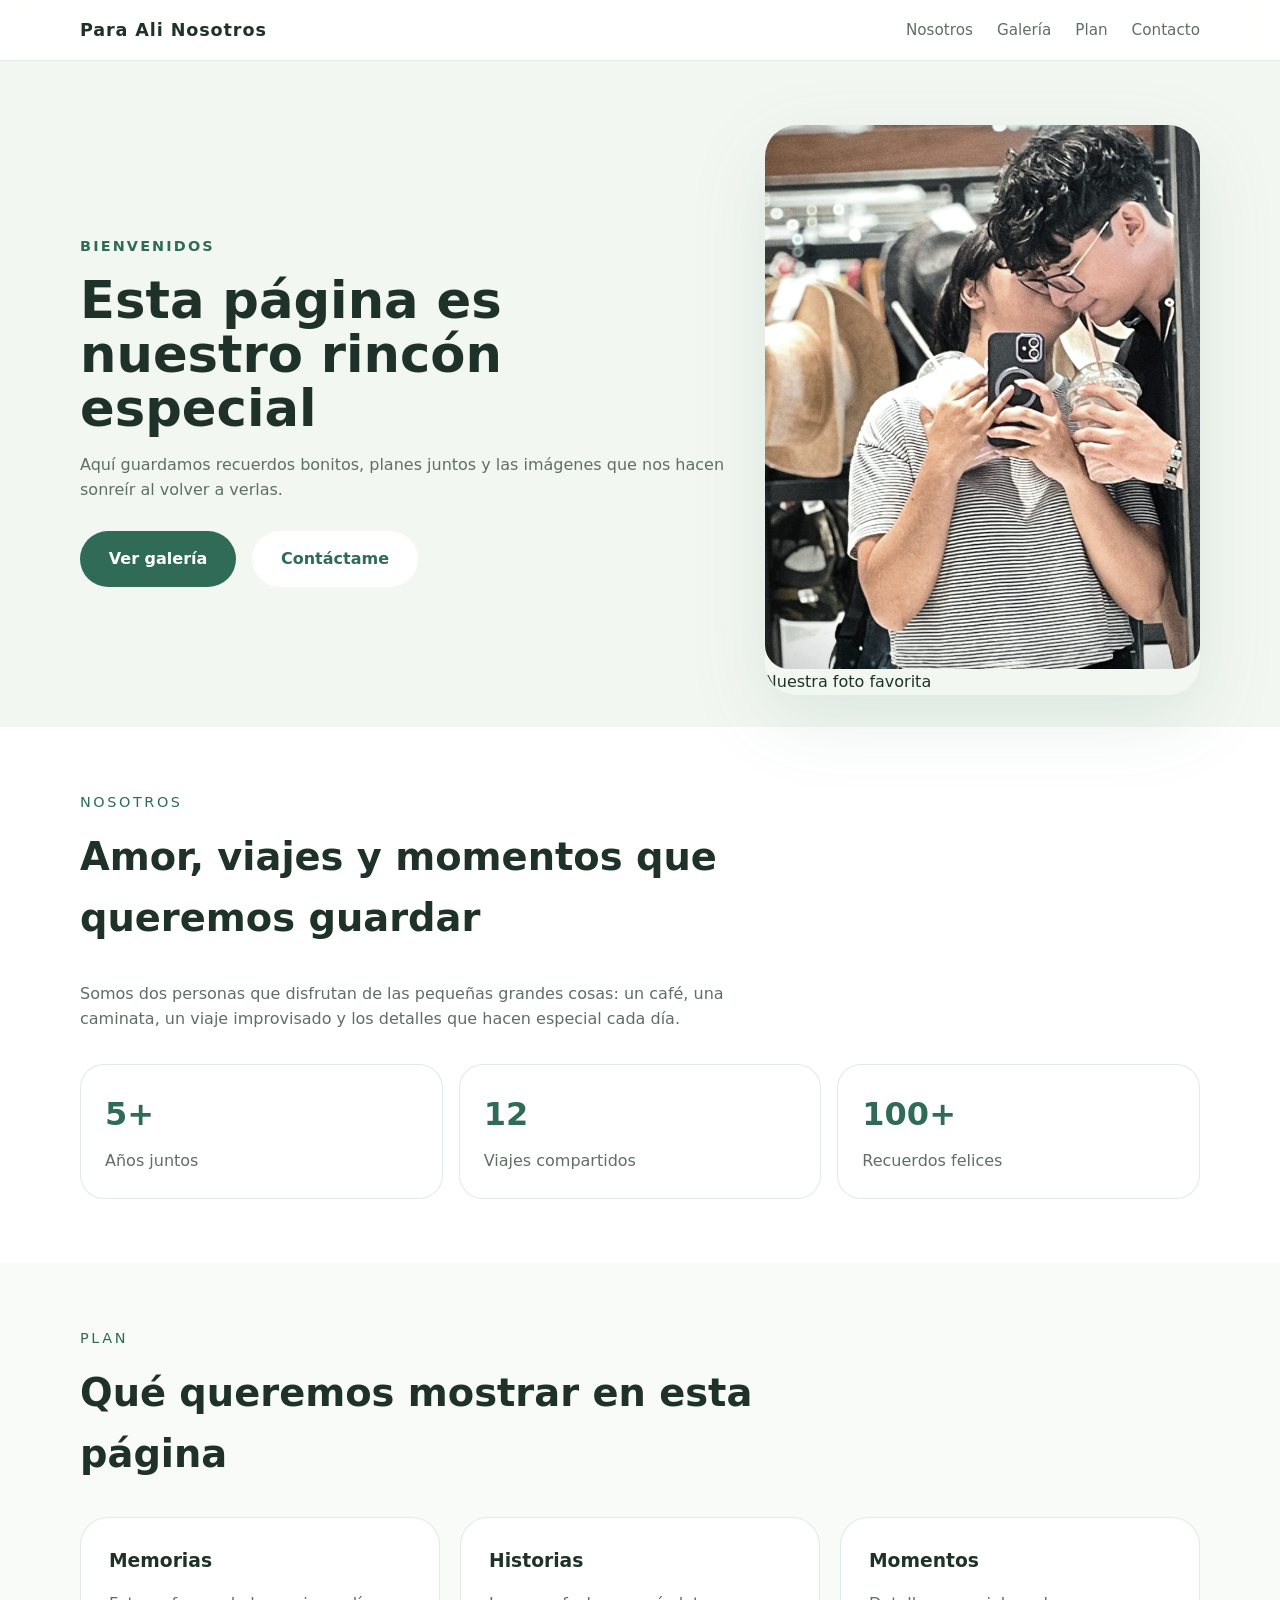
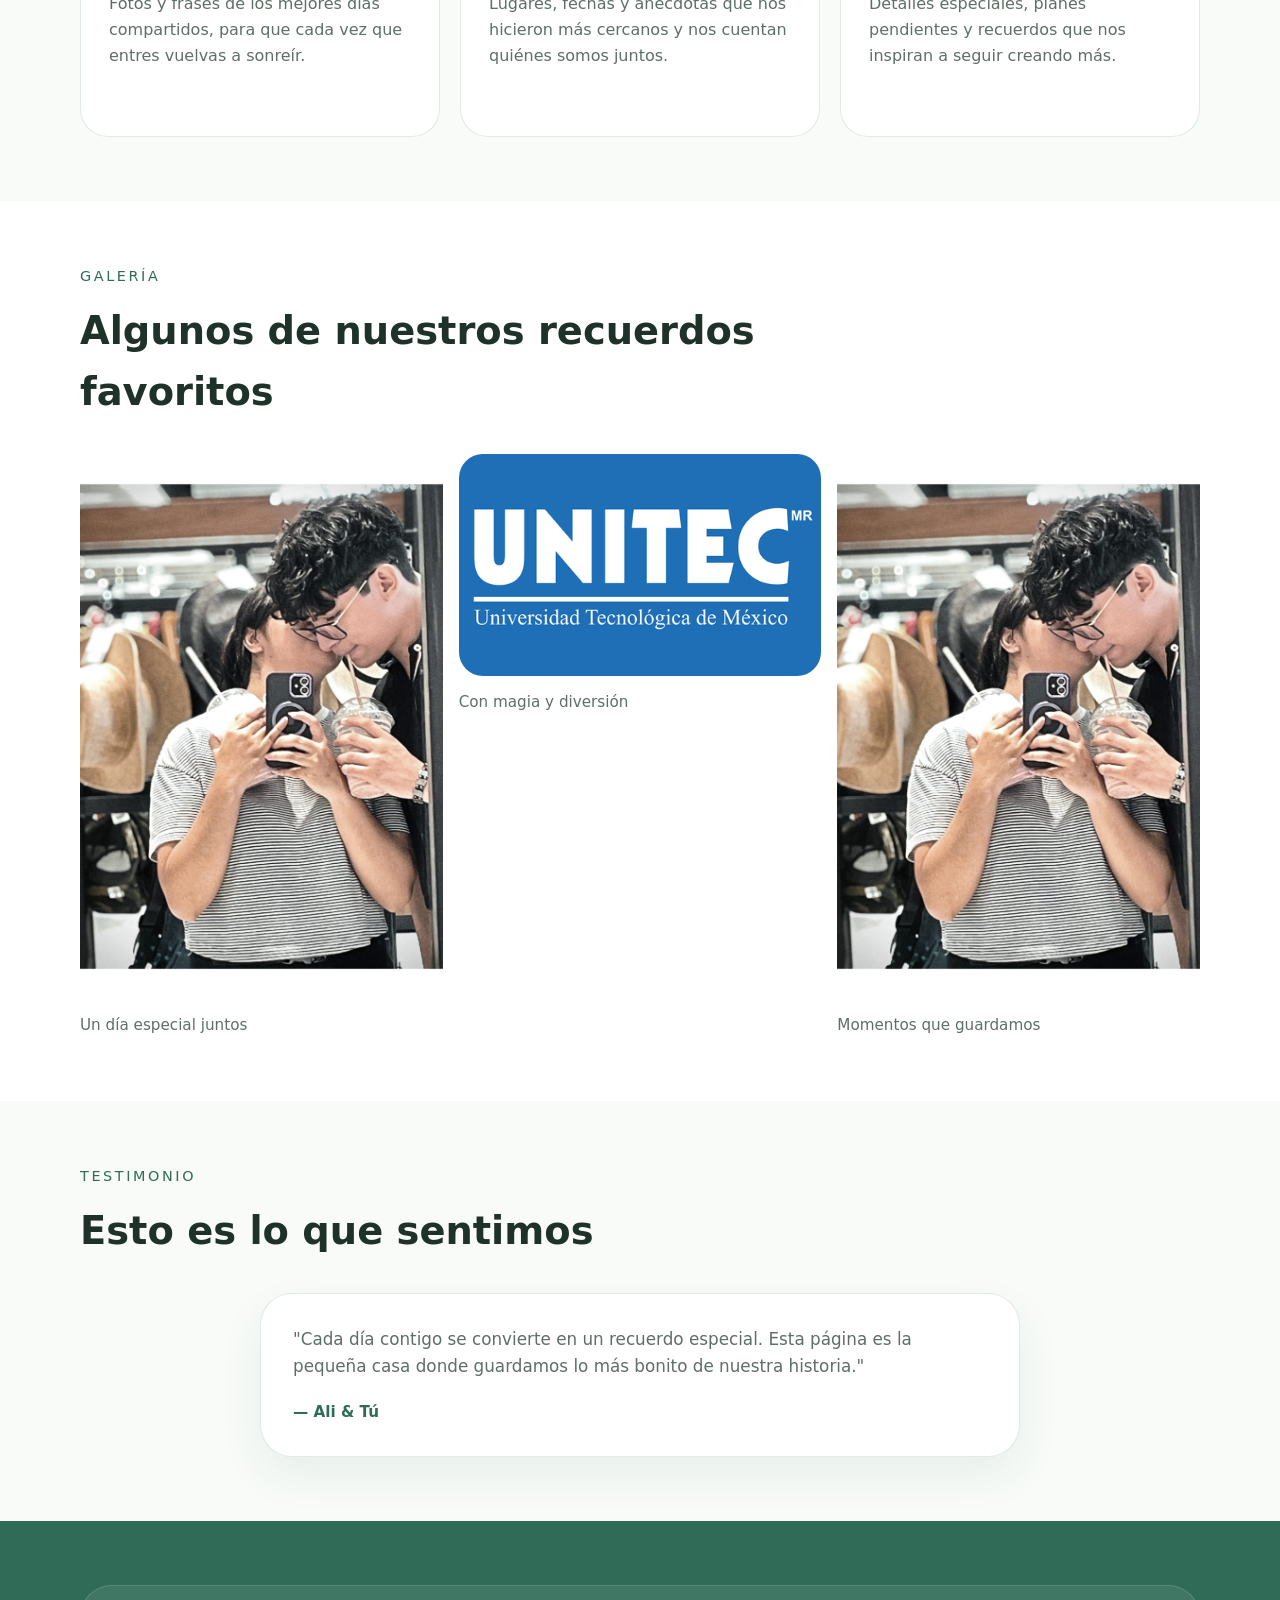
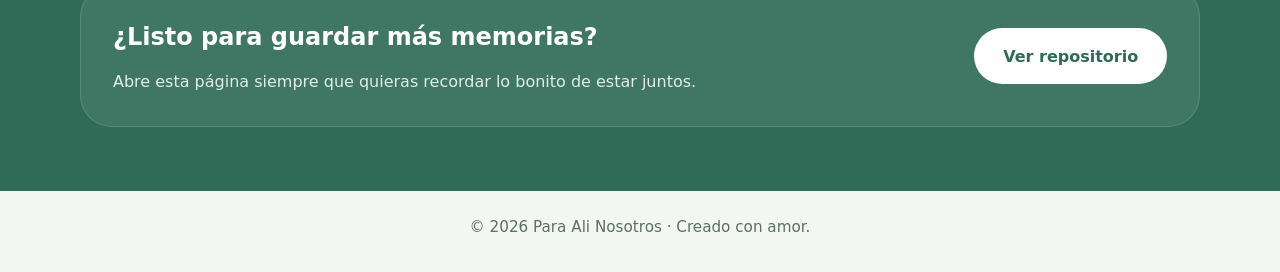
<file: index.html>
<!DOCTYPE html>
<html lang="es">
  <head>
    <meta charset="UTF-8" />
    <meta name="viewport" content="width=device-width, initial-scale=1.0" />
    <title>Para Ali Nosotros</title>
    <link rel="stylesheet" href="estilos.css" />
  </head>
  <body>
    <header class="site-header">
      <div class="container header-inner">
        <a class="brand" href="#">Para Ali Nosotros</a>
        <nav class="main-nav">
          <a href="#nosotros">Nosotros</a>
          <a href="#galeria">Galería</a>
          <a href="#plan">Plan</a>
          <a href="#contacto">Contacto</a>
        </nav>
      </div>
    </header>

    <main>
      <section class="hero">
        <div class="container hero-grid">
          <div class="hero-copy">
            <span class="eyebrow">Bienvenidos</span>
            <h1>Esta página es nuestro rincón especial</h1>
            <p>Aquí guardamos recuerdos bonitos, planes juntos y las imágenes que nos hacen sonreír al volver a verlas.</p>
            <div class="hero-actions">
              <a class="button" href="#galeria">Ver galería</a>
              <a class="button button-secondary" href="#contacto">Contáctame</a>
            </div>
          </div>
          <div class="hero-visual">
            <div class="hero-card">
              <img src="foto-novia.jpeg" alt="Foto de mi novia y yo" />
              <div class="hero-label">Nuestra foto favorita</div>
            </div>
          </div>
        </div>
      </section>

      <section id="nosotros" class="section-white">
        <div class="container">
          <div class="section-title">
            <span>Nosotros</span>
            <h2>Amor, viajes y momentos que queremos guardar</h2>
          </div>
          <p class="intro">Somos dos personas que disfrutan de las pequeñas grandes cosas: un café, una caminata, un viaje improvisado y los detalles que hacen especial cada día.</p>
          <div class="stats-grid">
            <article>
              <strong>5+</strong>
              <span>Años juntos</span>
            </article>
            <article>
              <strong>12</strong>
              <span>Viajes compartidos</span>
            </article>
            <article>
              <strong>100+</strong>
              <span>Recuerdos felices</span>
            </article>
          </div>
        </div>
      </section>

      <section id="plan" class="section-alt">
        <div class="container">
          <div class="section-title">
            <span>Plan</span>
            <h2>Qué queremos mostrar en esta página</h2>
          </div>
          <div class="cards-grid">
            <article class="feature-card">
              <h3>Memorias</h3>
              <p>Fotos y frases de los mejores días compartidos, para que cada vez que entres vuelvas a sonreír.</p>
            </article>
            <article class="feature-card">
              <h3>Historias</h3>
              <p>Lugares, fechas y anécdotas que nos hicieron más cercanos y nos cuentan quiénes somos juntos.</p>
            </article>
            <article class="feature-card">
              <h3>Momentos</h3>
              <p>Detalles especiales, planes pendientes y recuerdos que nos inspiran a seguir creando más.</p>
            </article>
          </div>
        </div>
      </section>

      <section id="galeria" class="gallery section-white">
        <div class="container">
          <div class="section-title">
            <span>Galería</span>
            <h2>Algunos de nuestros recuerdos favoritos</h2>
          </div>
          <div class="gallery-grid">
            <figure>
              <img src="foto-novia.jpeg" alt="Foto romántica" />
              <figcaption>Un día especial juntos</figcaption>
            </figure>
            <figure>
              <img src="image.png" alt="Foto romántica 2" />
              <figcaption>Con magia y diversión</figcaption>
            </figure>
            <figure>
              <img src="foto-novia.jpeg" alt="Foto romántica 3" />
              <figcaption>Momentos que guardamos</figcaption>
            </figure>
          </div>
        </div>
      </section>

      <section class="testimonial section-alt">
        <div class="container">
          <div class="section-title">
            <span>Testimonio</span>
            <h2>Esto es lo que sentimos</h2>
          </div>
          <div class="testimonial-card">
            <p>"Cada día contigo se convierte en un recuerdo especial. Esta página es la pequeña casa donde guardamos lo más bonito de nuestra historia."</p>
            <strong>— Ali &amp; Tú</strong>
          </div>
        </div>
      </section>

      <section id="contacto" class="section-primary">
        <div class="container cta-card">
          <div>
            <h2>¿Listo para guardar más memorias?</h2>
            <p>Abre esta página siempre que quieras recordar lo bonito de estar juntos.</p>
          </div>
          <a class="button button-secondary" href="https://github.com/BTSxfrijoles/Para-ali-nosotros" target="_blank" rel="noreferrer">Ver repositorio</a>
        </div>
      </section>
    </main>

    <footer class="site-footer">
      <div class="container footer-inner">
        <p>© 2026 Para Ali Nosotros · Creado con amor.</p>
      </div>
    </footer>
  </body>
</html>
</file>
<file: estilos.css>
:root {
  --bg: #f3f7f2;
  --surface: #ffffff;
  --surface-alt: #f8fbf8;
  --accent: #2f6b57;
  --accent-soft: #d8e5db;
  --text: #1f3229;
  --muted: #5f6e66;
  --border: rgba(47, 107, 87, 0.14);
}

* {
  box-sizing: border-box;
}

body {
  margin: 0;
  font-family: Inter, system-ui, -apple-system, BlinkMacSystemFont, "Segoe UI", sans-serif;
  background: var(--bg);
  color: var(--text);
  line-height: 1.6;
}

img {
  max-width: 100%;
  display: block;
  border-radius: 24px;
  object-fit: cover;
}

a {
  color: inherit;
  text-decoration: none;
}

button,
.button {
  display: inline-flex;
  align-items: center;
  justify-content: center;
  padding: 0.95rem 1.8rem;
  border-radius: 999px;
  border: 0;
  font-weight: 600;
  cursor: pointer;
}

.container {
  width: min(1120px, 100% - 2rem);
  margin: 0 auto;
}

.site-header {
  position: sticky;
  top: 0;
  z-index: 20;
  background: rgba(255, 255, 255, 0.92);
  backdrop-filter: blur(12px);
  border-bottom: 1px solid var(--border);
}

.header-inner {
  display: flex;
  align-items: center;
  justify-content: space-between;
  gap: 1rem;
  padding: 1rem 0;
}

.brand {
  font-size: 1.1rem;
  font-weight: 700;
  letter-spacing: 0.05em;
}

.main-nav {
  display: flex;
  gap: 1.5rem;
  flex-wrap: wrap;
}

.main-nav a {
  color: var(--muted);
  font-size: 0.95rem;
  transition: color 180ms ease;
}

.main-nav a:hover {
  color: var(--accent);
}

.hero {
  padding: 4rem 0 2rem;
}

.hero-grid {
  display: grid;
  grid-template-columns: 1.2fr 0.8fr;
  align-items: center;
  gap: 2rem;
}

.eyebrow {
  display: inline-flex;
  margin-bottom: 1rem;
  font-size: 0.9rem;
  font-weight: 700;
  letter-spacing: 0.15em;
  text-transform: uppercase;
  color: var(--accent);
}

.hero-copy h1 {
  font-size: clamp(2.5rem, 4vw, 4rem);
  margin: 0 0 1rem;
  line-height: 1.05;
}

.hero-copy p {
  max-width: 42rem;
  margin: 0 0 1.75rem;
  color: var(--muted);
}

.hero-visual .card {
  position: relative;
  overflow: hidden;
  border-radius: 32px;
  box-shadow: 0 24px 80px rgba(47, 107, 87, 0.12);
}

.hero-visual .card,
.hero-card {
  position: relative;
  overflow: hidden;
  border-radius: 32px;
  box-shadow: 0 24px 80px rgba(47, 107, 87, 0.12);
}

.hero-visual img {
  width: 100%;
  height: 100%;
  aspect-ratio: 4 / 5;
}

.hero-actions {
  display: flex;
  gap: 1rem;
  flex-wrap: wrap;
}

.card-label {
  position: absolute;
  left: 0;
  right: 0;
  bottom: 0;
  padding: 1rem 1.2rem;
  background: linear-gradient(180deg, transparent 0%, rgba(18, 32, 25, 0.88) 100%);
  color: white;
  font-size: 0.95rem;
  font-weight: 600;
}

.section-white,
.section-alt,
.section-primary {
  padding: 4rem 0;
}

.section-white {
  background: var(--surface);
}

.section-alt {
  background: var(--surface-alt);
}

.section-primary {
  background: var(--accent);
  color: white;
}

.section-title {
  max-width: 44rem;
  margin-bottom: 2rem;
}

.section-title span {
  display: block;
  font-size: 0.9rem;
  letter-spacing: 0.18em;
  text-transform: uppercase;
  color: var(--accent);
  margin-bottom: 0.75rem;
}

.section-title h2 {
  margin: 0;
  font-size: clamp(2rem, 3vw, 2.7rem);
}

.intro {
  max-width: 680px;
  color: var(--muted);
  margin-bottom: 2rem;
}

.stats-grid {
  display: grid;
  grid-template-columns: repeat(3, minmax(0, 1fr));
  gap: 1rem;
}

.stats-grid article {
  border: 1px solid var(--border);
  border-radius: 24px;
  padding: 1.5rem;
  background: white;
}

.stats-grid strong {
  display: block;
  font-size: 2rem;
  margin-bottom: 0.5rem;
  color: var(--accent);
}

.stats-grid span {
  color: var(--muted);
}

.cards-grid {
  display: grid;
  grid-template-columns: repeat(3, minmax(0, 1fr));
  gap: 1.25rem;
}

.feature-card {
  background: white;
  padding: 1.75rem;
  border-radius: 28px;
  border: 1px solid var(--border);
  min-height: 220px;
}

.feature-card h3 {
  margin-top: 0;
  margin-bottom: 0.9rem;
}

.feature-card p {
  color: var(--muted);
}

.gallery-grid {
  display: grid;
  grid-template-columns: repeat(3, minmax(0, 1fr));
  gap: 1rem;
}

.gallery-grid figure {
  margin: 0;
}

.gallery-grid figcaption {
  margin-top: 0.85rem;
  font-size: 0.95rem;
  color: var(--muted);
}

.cta-card {
  display: flex;
  justify-content: space-between;
  align-items: center;
  gap: 1.5rem;
  background: rgba(255, 255, 255, 0.08);
  padding: 2rem;
  border-radius: 32px;
  border: 1px solid rgba(255,255,255,0.14);
}

.cta-card h2 {
  margin: 0 0 0.75rem;
}

.cta-card p {
  margin: 0;
  color: rgba(255,255,255,0.86);
}

.testimonial-card {
  max-width: 760px;
  margin: 0 auto;
  background: white;
  border-radius: 32px;
  padding: 2rem;
  border: 1px solid var(--border);
  box-shadow: 0 18px 40px rgba(47, 107, 87, 0.08);
}

.testimonial-card p {
  margin: 0 0 1.25rem;
  color: var(--muted);
  font-size: 1.05rem;
}

.testimonial-card strong {
  display: block;
  font-size: 0.95rem;
  color: var(--accent);
}

.button {
  background: var(--accent);
  color: white;
}

.button-secondary {
  background: white;
  color: var(--accent);
}

.site-footer {
  padding: 1.5rem 0 2rem;
}

.footer-inner {
  display: flex;
  justify-content: center;
}

.footer-inner p {
  margin: 0;
  color: var(--muted);
  font-size: 0.95rem;
}

@media (max-width: 900px) {
  .hero-grid,
  .cta-card {
    display: block;
  }

  .hero-visual {
    order: -1;
  }

  .stats-grid,
  .cards-grid,
  .gallery-grid {
    grid-template-columns: 1fr;
  }
}

@media (max-width: 620px) {
  .header-inner {
    flex-direction: column;
    align-items: flex-start;
  }

  .main-nav {
    width: 100%;
    justify-content: space-between;
    gap: 0.75rem;
  }

  .hero {
    padding: 3rem 0 1.5rem;
  }

  .button,
  .button-secondary {
    width: 100%;
  }
}
</file>
